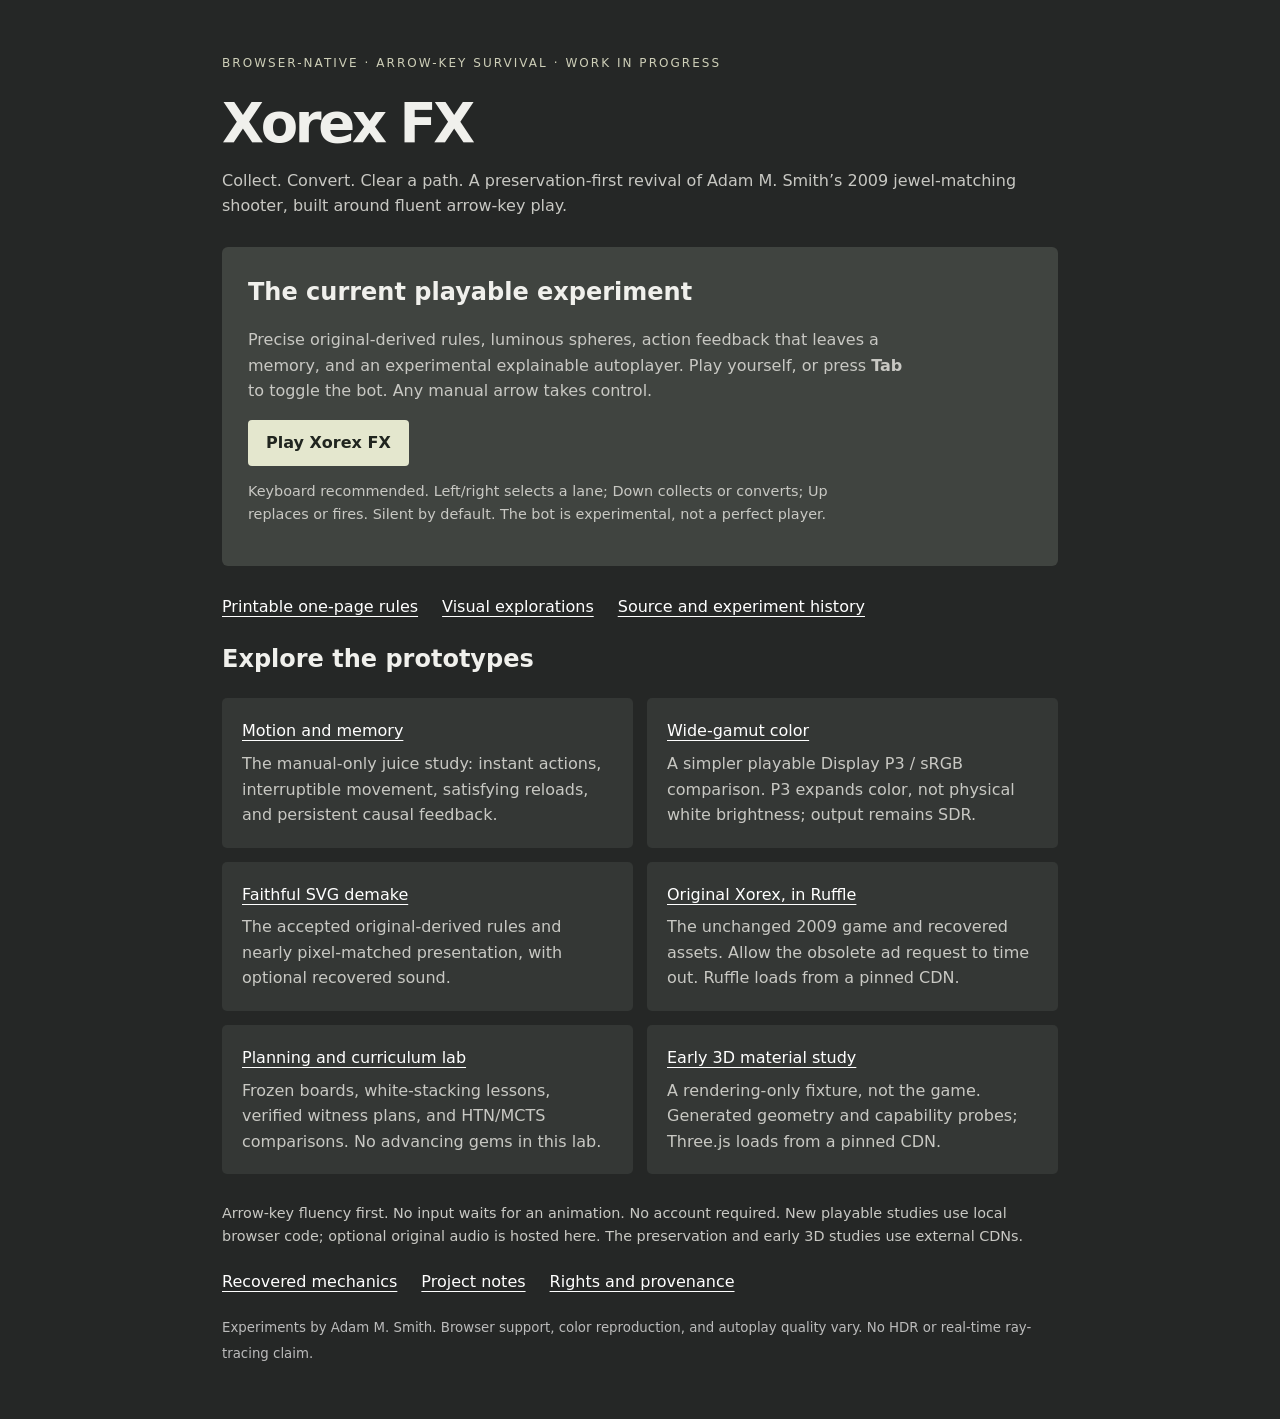
<file: index.html>
<!doctype html>
<html lang="en">
<meta charset="utf-8">
<meta name="viewport" content="width=device-width,initial-scale=1">
<title>Xorex FX · Play the prototypes</title>
<meta name="description" content="A browser-native revival of Xorex: original Flash preservation, precise modern gameplay, luminous motion studies, and explainable autoplay.">
<style>
:root{color-scheme:dark;font:16px/1.6 system-ui;background:#252726;color:#f0f0ec}
*{box-sizing:border-box}body{max-width:880px;margin:54px auto;padding:0 22px}h1{font-size:3.4rem;line-height:1;letter-spacing:-.06em;margin:24px 0 16px}
p{color:#c8c8c3}ol{padding:0;list-style:none;display:grid;grid-template-columns:repeat(2,minmax(0,1fr));gap:14px}li{background:#343735;padding:20px;border-radius:5px}
a{color:#fff;text-underline-offset:4px}li p{margin:7px 0 0}.number{color:#aaa;font-variant-numeric:tabular-nums;margin-right:12px}
small{color:#bbb}.eyebrow{text-transform:uppercase;letter-spacing:.17em;font-size:.75rem;color:#cecfb8}footer{margin:28px 0}code{font-size:.9em}
.feature{background:#404440;padding:26px;margin:28px 0;border-radius:6px}.feature h2{margin:0;font-size:1.5rem}.feature p{max-width:65ch}
.play{display:inline-block;padding:10px 18px;background:#e4e7ce;color:#20251f;text-decoration:none;border-radius:4px;font-weight:700}
.links{display:flex;flex-wrap:wrap;gap:12px 24px;margin:20px 0}.note{font-size:.9rem}a:focus-visible{outline:3px solid #e4e7ce;outline-offset:5px}
@media(max-width:560px){body{margin:30px auto}ol{grid-template-columns:1fr}.feature{padding:20px}h1{font-size:2.8rem}}
</style>
<div class="eyebrow">Browser-native · Arrow-key survival · Work in progress</div>
<h1>Xorex FX</h1>
<p>Collect. Convert. Clear a path. A preservation-first revival of Adam M. Smith’s 2009 jewel-matching shooter, built around fluent arrow-key play.</p>
<section class="feature">
<h2>The current playable experiment</h2>
<p>Precise original-derived rules, luminous spheres, action feedback that leaves a memory, and an experimental explainable autoplayer. Play yourself, or press <strong>Tab</strong> to toggle the bot. Any manual arrow takes control.</p>
<a class="play" href="06-autoplay-playable/">Play Xorex FX</a>
<p class="note">Keyboard recommended. Left/right selects a lane; Down collects or converts; Up replaces or fires. Silent by default. The bot is experimental, not a perfect player.</p>
</section>
<div class="links"><a href="docs/rules/xorex-rules.pdf">Printable one-page rules</a><a href="gallery.html">Visual explorations</a><a href="https://github.com/rndmcnlly/xorex-fx">Source and experiment history</a></div>
<h2>Explore the prototypes</h2>
<ol>
<li><a href="04-rendering-lab/motion-playable/">Motion and memory</a><p>The manual-only juice study: instant actions, interruptible movement, satisfying reloads, and persistent causal feedback.</p></li>
<li><a href="04-rendering-lab/p3-playable/">Wide-gamut color</a><p>A simpler playable Display P3 / sRGB comparison. P3 expands color, not physical white brightness; output remains SDR.</p></li>
<li><a href="03-svg-demake/">Faithful SVG demake</a><p>The accepted original-derived rules and nearly pixel-matched presentation, with optional recovered sound.</p></li>
<li><a href="01-ruffle/">Original Xorex, in Ruffle</a><p>The unchanged 2009 game and recovered assets. Allow the obsolete ad request to time out. Ruffle loads from a pinned CDN.</p></li>
<li><a href="05-autoplay-lab/">Planning and curriculum lab</a><p>Frozen boards, white-stacking lessons, verified witness plans, and HTN/MCTS comparisons. No advancing gems in this lab.</p></li>
<li><a href="04-rendering-lab/">Early 3D material study</a><p>A rendering-only fixture, not the game. Generated geometry and capability probes; Three.js loads from a pinned CDN.</p></li>
</ol>
<footer><p class="note">Arrow-key fluency first. No input waits for an animation. No account required. New playable studies use local browser code; optional original audio is hosted here. The preservation and early 3D studies use external CDNs.</p><div class="links"><a href="02-decompilation/MECHANICS.md">Recovered mechanics</a><a href="README.md">Project notes</a><a href="RIGHTS.md">Rights and provenance</a></div><small>Experiments by Adam M. Smith. Browser support, color reproduction, and autoplay quality vary. No HDR or real-time ray-tracing claim.</small></footer>
</html>
</file>
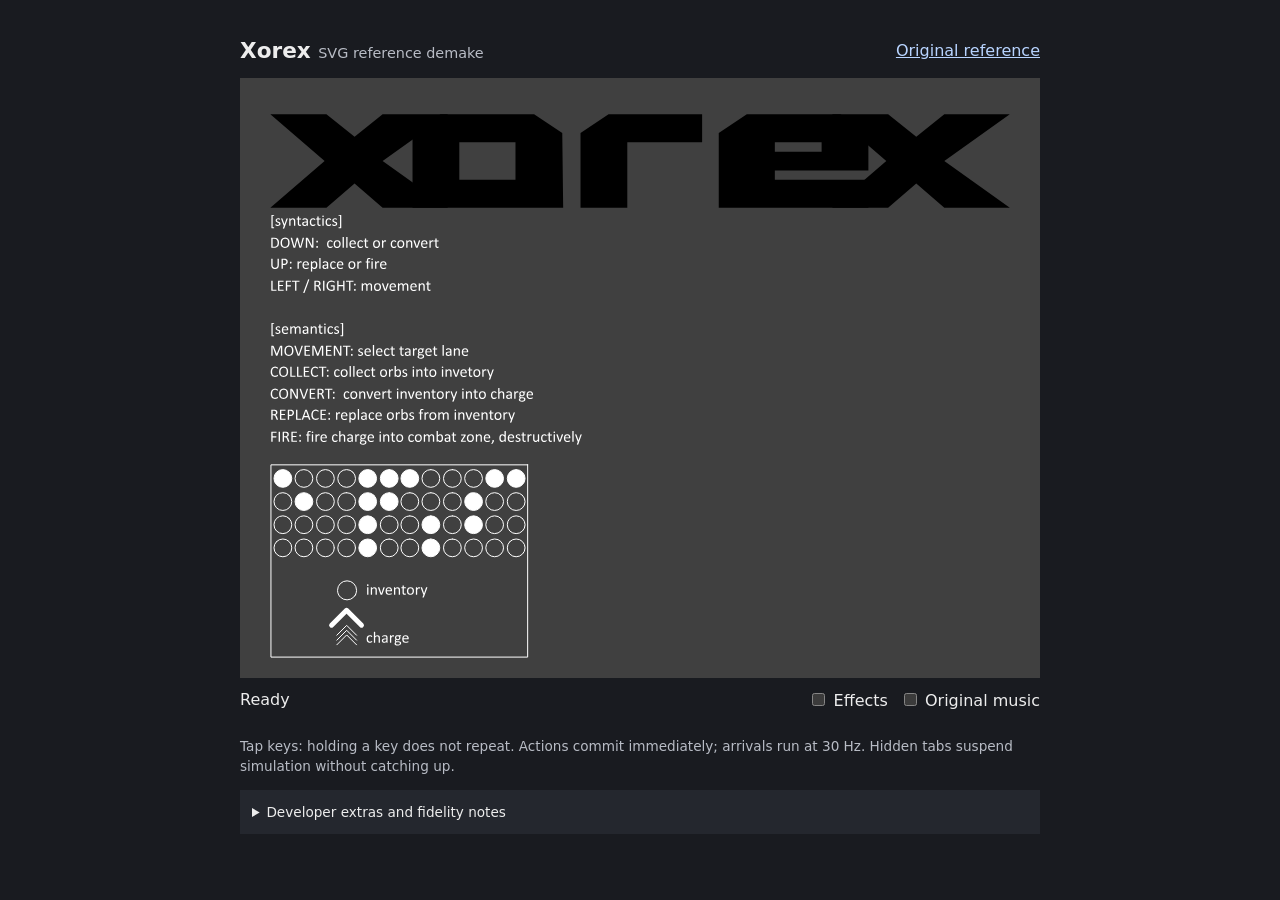
<file: 03-svg-demake/index.html>
<!doctype html>
<html lang="en">
<meta charset="utf-8">
<meta name="viewport" content="width=device-width, initial-scale=1">
<title>Xorex · SVG reference demake</title>
<link rel="icon" href="data:,">
<link rel="stylesheet" href="style.css">
<main>
  <header><h1>Xorex <span>SVG reference demake</span></h1><a href="../01-ruffle/">Original reference</a></header>
  <div id="stage" tabindex="0" aria-label="Xorex game. Arrow keys to play.">
    <svg id="board" viewBox="0 0 800 600" role="img" aria-label="Twenty-lane game board"></svg>
    <section id="overlay" class="splash">
      <img id="original-art" src="assets/structies/1.svg" alt="Xorex. Down: collect or convert. Up: replace or fire. Left/right: movement.">
      <div class="accessible-instructions">
      <h2 id="heading">Xorex</h2>
      <p id="message">Arrow-key fluency, not a race against animation.</p>
      <dl><dt>Left / right</dt><dd>Select a lane. No wrapping.</dd>
        <dt>Down</dt><dd>Gather the bottom same-color run, or convert held gems into charge. Black cannot be gathered.</dd>
        <dt>Up</dt><dd>Return held gems to the lane, or spend one charge to shoot one bottom gem, any color.</dd></dl>
      <p>Matching colors add charge. A mismatched white run adds 5 × its size². Other mismatches destroy both stores.</p>
      <p>New gems arrive at the top. A lane longer than 14 ends play on the next simulation frame.</p>
      <button id="start">Start playing</button><small>Or press Up / Down. The starting key does not also act.</small>
      </div>
    </section>
  </div>
  <div class="status"><output id="status" aria-live="off">Ready</output><label><input id="sound" type="checkbox" aria-label="Sound effects"> Effects</label><label><input id="music" type="checkbox" aria-label="Original music"> Original music</label></div>
  <p class="note">Tap keys: holding a key does not repeat. Actions commit immediately; arrivals run at 30 Hz. Hidden tabs suspend simulation without catching up.</p>
  <details><summary>Developer extras and fidelity notes</summary>
    <p>These controls are not original game mechanics. Pause and frame-step are inspection aids; the game also suspends while this tab is hidden.</p>
    <button id="pause" disabled>Pause (developer)</button> <button id="step" disabled>Step one frame</button>
    <p id="seed-note"></p><pre id="debug"></pre>
    <p>Source-reviewed mechanics; measured visual comparison, not a live mechanics trace oracle. SVG reproduces original stage art, chained ship glows, and entrance motion, with rasterization/timing differences remaining. No ads, leaderboard, or score submission. <a href="README.md">Evidence and limitations</a>.</p>
  </details>
</main>
<script type="module" src="app.mjs"></script>
</html>
</file>
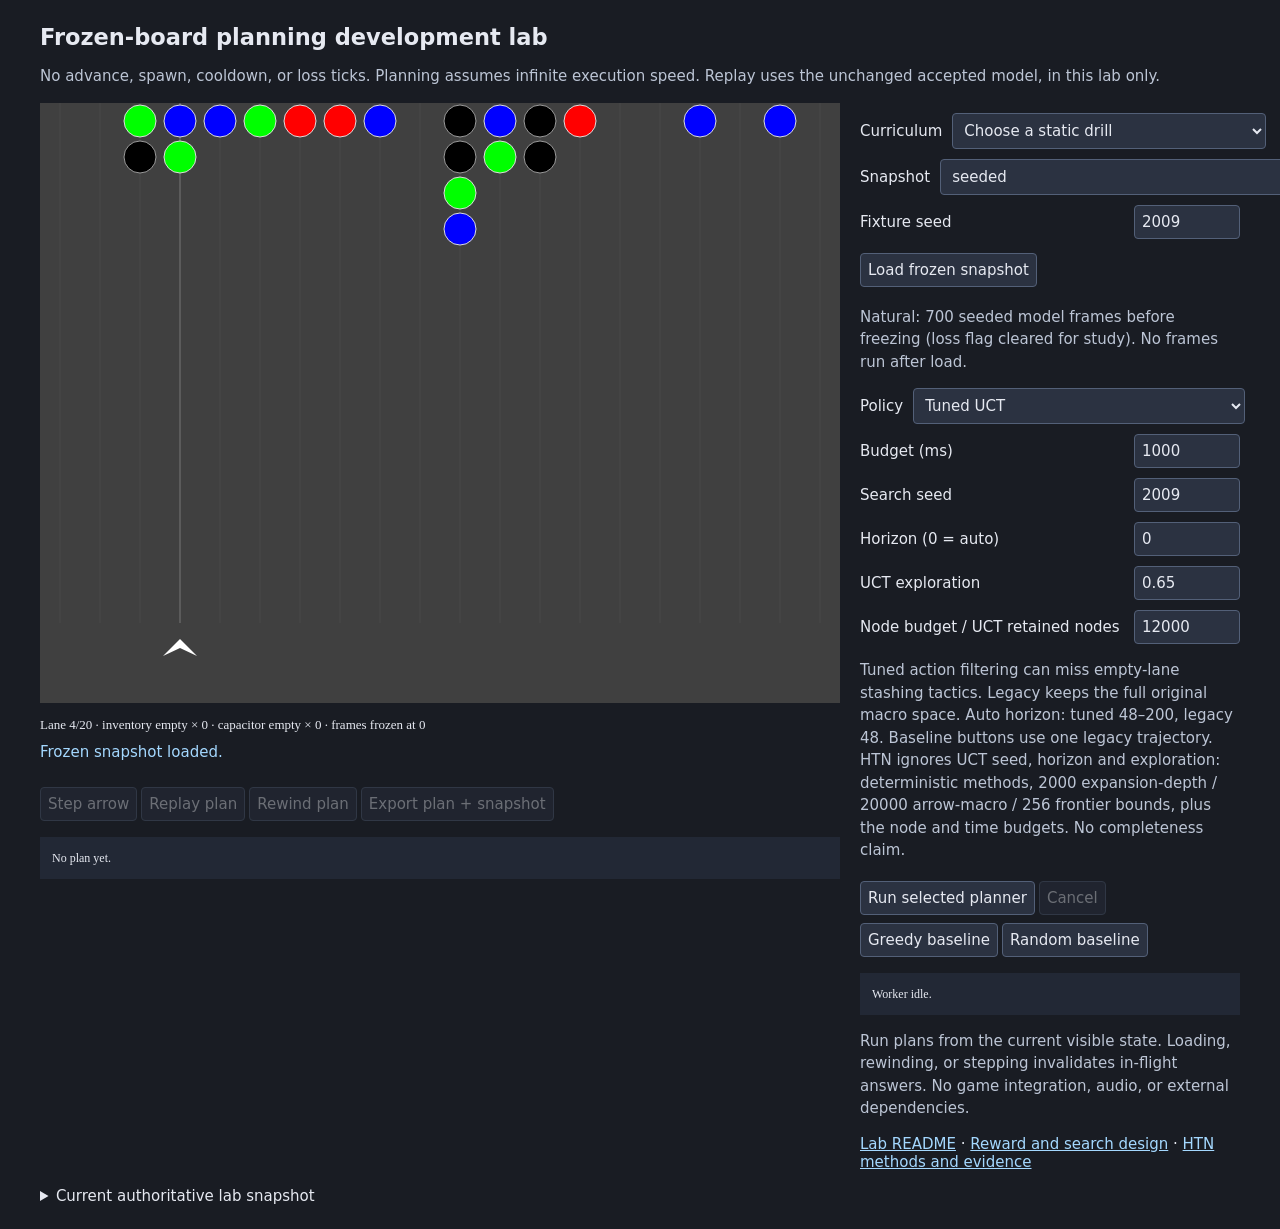
<file: 05-autoplay-lab/index.html>
<!doctype html>
<html lang="en"><meta charset="utf-8"><meta name="viewport" content="width=device-width,initial-scale=1">
<title>Xorex frozen-board planning lab</title>
<style>
:root{color-scheme:dark;font:15px system-ui;background:#191c23;color:#e6e9f1}body{max-width:1200px;margin:24px auto;padding:0 16px}h1{font-size:1.5rem;margin-bottom:6px}p{line-height:1.5;color:#bcc5d5}.layout{display:grid;grid-template-columns:minmax(300px,800px) minmax(240px,1fr);gap:20px}canvas{width:100%;height:auto;background:#404040}label{display:flex;justify-content:space-between;align-items:center;gap:10px;margin:10px 0}input{width:90px}button,input,select{font:inherit;padding:7px;color:inherit;background:#2b3241;border:1px solid #536078;border-radius:4px}button{cursor:pointer;margin:4px 4px 4px 0}button:disabled{opacity:.4;cursor:default}pre{white-space:pre-wrap;overflow-wrap:anywhere;font:12px ui-monospace;line-height:1.5;background:#222835;padding:12px;max-height:330px;overflow:auto}#status{min-height:40px;color:#a4d8ff}details{margin-top:16px}a{color:#a4d8ff}.stores{font:13px ui-monospace;margin:10px 0}@media(max-width:850px){.layout{grid-template-columns:1fr}}
</style>
<h1>Frozen-board planning development lab</h1>
<p>No advance, spawn, cooldown, or loss ticks. Planning assumes infinite execution speed. Replay uses the unchanged accepted model, in this lab only.</p>
<div class="layout"><section><canvas id="board" width="800" height="600" aria-label="800 by 600, twenty frozen lanes"></canvas><div class="stores" id="stores"></div><div id="status" role="status">Ready.</div><button id="step" disabled>Step arrow</button><button id="replay" disabled>Replay plan</button><button id="rewind" disabled>Rewind plan</button><button id="export" disabled>Export plan + snapshot</button><pre id="plan">No plan yet.</pre></section>
<aside><label>Curriculum <select id="lesson"><option value="">Choose a static drill</option></select></label><section id="lessonCard" hidden><h2 id="lessonName"></h2><p id="lessonConcept"></p><p id="lessonTrap"></p><p id="lessonBudget"></p><p id="lessonPrerequisite"></p><button id="witness">Oracle: load + replay authored witness</button><p>Static drill, not stochastic survival. Oracle arrows never enter search.</p></section><label>Snapshot <select id="scenario"><option>seeded</option><option>natural</option></select></label><label>Fixture seed <input id="seed" type="number" value="2009"></label><button id="load">Load frozen snapshot</button><p>Natural: 700 seeded model frames before freezing (loss flag cleared for study). No frames run after load.</p>
<label>Policy <select id="policy"><option value="resource">Tuned UCT</option><option value="seeded">Tuned + greedy seed</option><option value="legacy">Legacy UCT</option><option value="htn">HTN: resource methods + backtracking</option></select></label><label>Budget (ms) <input id="budget" type="number" min="1" max="60000" value="1000"></label><label>Search seed <input id="searchSeed" type="number" value="2009"></label><label>Horizon (0 = auto) <input id="horizon" type="number" min="0" max="200" value="0"></label><label>UCT exploration <input id="exploration" type="number" min="0" max="5" step="0.05" value="0.65"></label><label>Node budget / UCT retained nodes <input id="maxNodes" type="number" min="1" max="100000" value="12000"></label><p>Tuned action filtering can miss empty-lane stashing tactics. Legacy keeps the full original macro space. Auto horizon: tuned 48–200, legacy 48. Baseline buttons use one legacy trajectory. HTN ignores UCT seed, horizon and exploration: deterministic methods, 2000 expansion-depth / 20000 arrow-macro / 256 frontier bounds, plus the node and time budgets. No completeness claim.</p>
<button id="run">Run selected planner</button><button id="cancel" disabled>Cancel</button><button id="greedy">Greedy baseline</button><button id="random">Random baseline</button><pre id="stats">Worker idle.</pre><details id="tracePanel" hidden open><summary>HTN decomposition and bounded failures (full chosen trace in export)</summary><pre id="trace"></pre></details><p>Run plans from the current visible state. Loading, rewinding, or stepping invalidates in-flight answers. No game integration, audio, or external dependencies.</p><a href="README.md">Lab README</a> · <a href="DESIGN.md">Reward and search design</a> · <a href="HTN.md">HTN methods and evidence</a></aside></div>
<details><summary>Current authoritative lab snapshot</summary><pre id="snapshot"></pre></details>
<script type="module" src="app.mjs"></script></html>
</file>
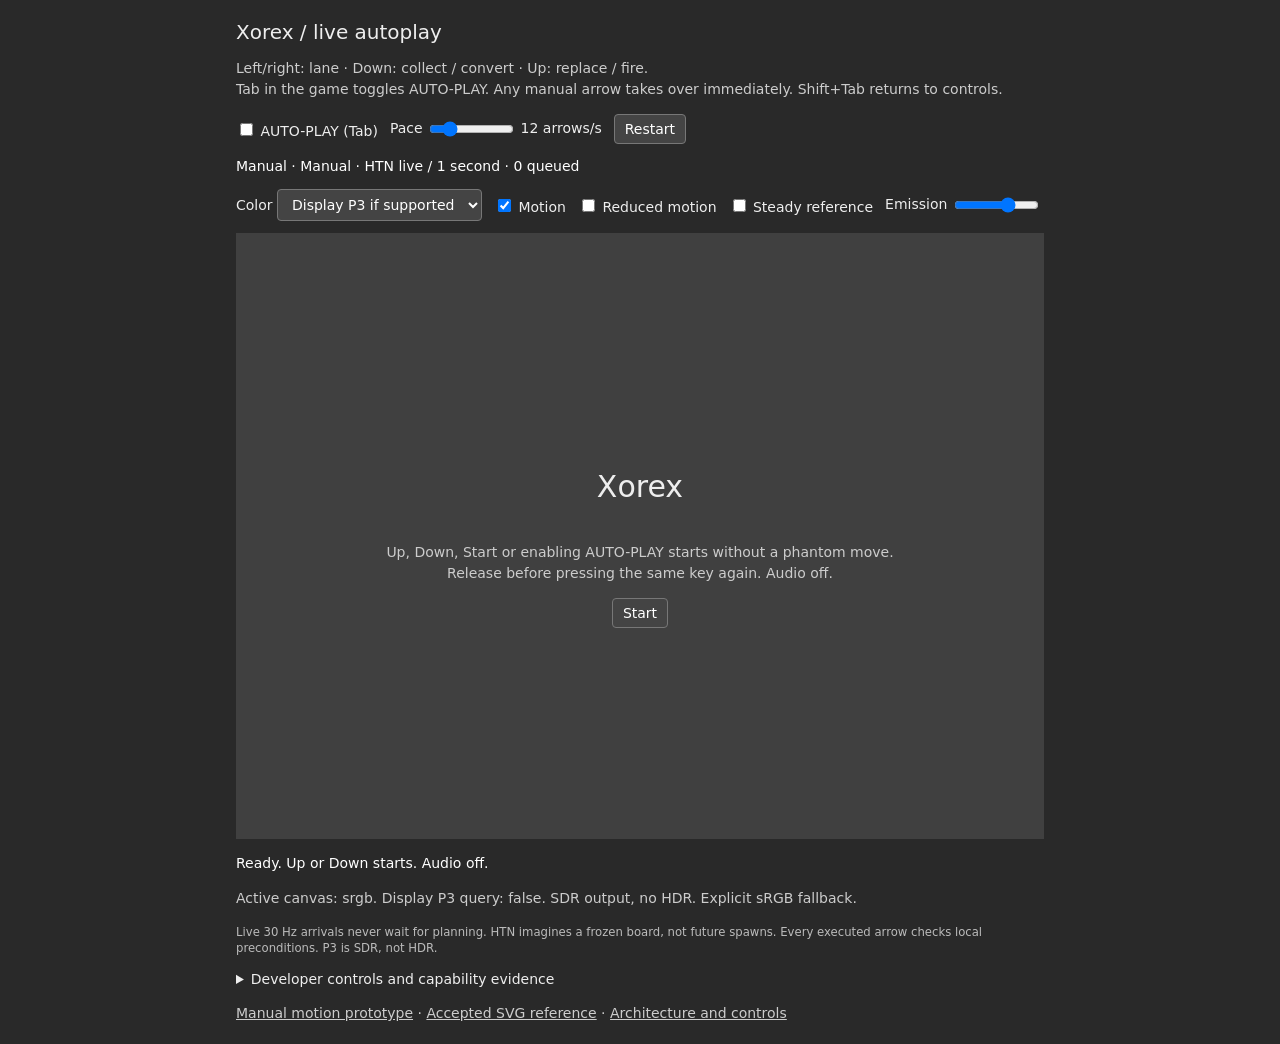
<file: 06-autoplay-playable/index.html>
<!doctype html>
<html lang="en"><meta charset="utf-8"><meta name="viewport" content="width=device-width,initial-scale=1">
<title>Xorex · live autoplay playable</title>
<style>
*{box-sizing:border-box}body{margin:0;background:#292929;color:#eee;font:14px system-ui,sans-serif}main{max-width:840px;margin:20px auto;padding:0 16px}h1{font-size:20px;font-weight:500;margin:0}p{line-height:1.5;color:#ccc}.controls{display:flex;flex-wrap:wrap;gap:12px;align-items:center;margin:12px 0}button,select{font:inherit;background:#444;color:white;border:1px solid #777;border-radius:4px;padding:6px 10px}a{color:#ccc}#stage{position:relative;aspect-ratio:4/3;background:#404040;outline-offset:3px}canvas{display:block;width:100%;height:100%}#overlay{position:absolute;inset:0;display:grid;place-content:center;text-align:center;background:#404040e8;padding:20px}#overlay[hidden]{display:none}#overlay h2{font-size:30px;font-weight:400}#overlay button{justify-self:center}#status,#auto-status{font-variant-numeric:tabular-nums;color:#fff}pre{white-space:pre-wrap;overflow-wrap:anywhere;font-size:12px;color:#bbb}small{color:#bbb}label{white-space:nowrap}input[type=range]{width:85px;vertical-align:middle}#auto-status{margin:8px 0}details{margin:16px 0}
</style>
<main><h1>Xorex / live autoplay</h1>
<p>Left/right: lane · Down: collect / convert · Up: replace / fire.<br>Tab in the game toggles AUTO-PLAY. Any manual arrow takes over immediately. Shift+Tab returns to controls.</p>
<div class="controls"><label><input id="auto" type="checkbox"> AUTO-PLAY (Tab)</label><label>Pace <input id="rate" type="range" min="8" max="30" value="12" step="1"> <output id="rate-value">12</output> arrows/s</label><button id="restart">Restart</button></div>
<p id="auto-status" role="status">Manual · HTN snapshots every 1 second</p>
<div class="controls"><label>Color <select id="gamut"><option value="display-p3">Display P3 if supported</option><option value="srgb">sRGB</option></select></label><label><input type="checkbox" id="effects" checked> Motion</label><label><input type="checkbox" id="reduced"> Reduced motion</label><label><input type="checkbox" id="plain"> Steady reference</label><label>Emission <input type="range" id="intensity" min="0" max="1.8" step="0.1" value="1.2"></label></div>
<div id="stage" tabindex="0" aria-label="Xorex keyboard game, arrows play, Tab toggles autoplay"><canvas id="board" width="800" height="600" aria-label="20-lane game board"></canvas><div id="overlay"><h2 id="heading">Xorex</h2><p id="message">Up, Down, Start or enabling AUTO-PLAY starts without a phantom move.<br>Release before pressing the same key again. Audio off.</p><button id="start">Start</button></div></div>
<p id="status" role="status">Ready.</p><p id="capability"></p>
<small>Live 30 Hz arrivals never wait for planning. HTN imagines a frozen board, not future spawns. Every executed arrow checks local preconditions. P3 is SDR, not HDR.</small>
<details><summary>Developer controls and capability evidence</summary><div class="controls"><button id="pause" disabled>Pause (developer)</button><button id="step" disabled>One frame (developer)</button></div><pre id="debug"></pre><pre id="caps"></pre><p id="seed-note"></p></details>
<p><a href="../04-rendering-lab/motion-playable/">Manual motion prototype</a> · <a href="../03-svg-demake/">Accepted SVG reference</a> · <a href="README.md">Architecture and controls</a></p>
</main><script type="module" src="app.mjs"></script></html>
</file>
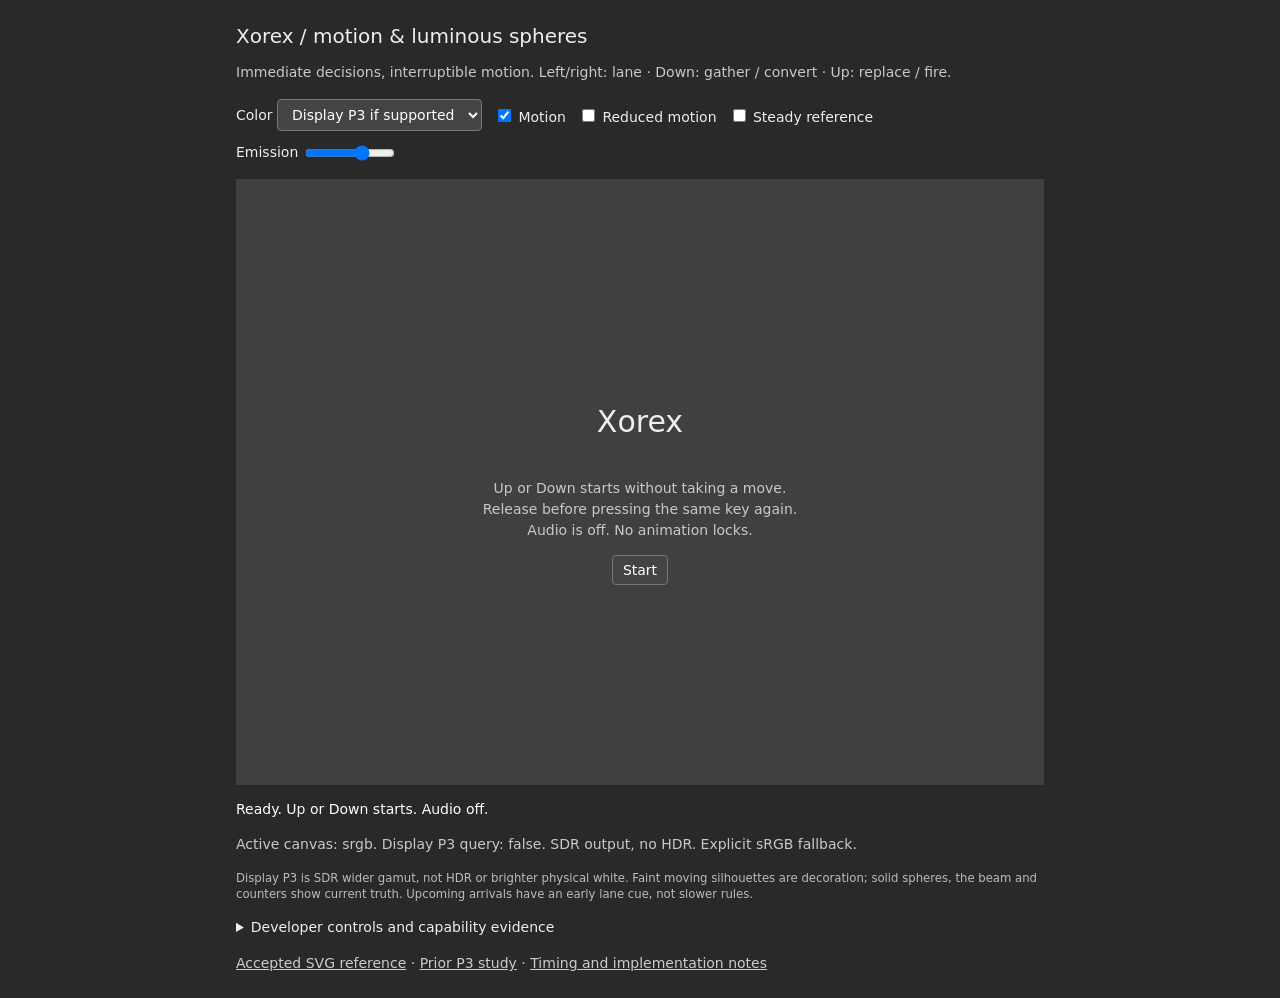
<file: 04-rendering-lab/motion-playable/index.html>
<!doctype html>
<html lang="en"><meta charset="utf-8"><meta name="viewport" content="width=device-width,initial-scale=1">
<title>Xorex · motion playable</title>
<style>
*{box-sizing:border-box}body{margin:0;background:#292929;color:#eee;font:14px system-ui,sans-serif}main{max-width:840px;margin:24px auto;padding:0 16px}h1{font-size:20px;font-weight:500;margin:0 0 8px}p{line-height:1.5;color:#c8c8c8}.controls{display:flex;flex-wrap:wrap;gap:12px;align-items:center;margin:16px 0}button,select{font:inherit;background:#444;color:#fff;border:1px solid #777;border-radius:4px;padding:6px 10px}a{color:#ccc}#stage{position:relative;aspect-ratio:4/3;background:#404040;outline-offset:3px}canvas{display:block;width:100%;height:100%}#overlay{position:absolute;inset:0;display:grid;place-content:center;text-align:center;background:#404040e8;padding:20px}#overlay[hidden]{display:none}#overlay h2{font-size:30px;font-weight:400}#overlay button{justify-self:center}#status{font-variant-numeric:tabular-nums;color:#fff}details{margin:18px 0}pre{white-space:pre-wrap;overflow-wrap:anywhere;font-size:12px;color:#bbb}small{color:#bbb}label{white-space:nowrap}input[type=range]{width:90px;vertical-align:middle}
</style>
<main><h1>Xorex / motion & luminous spheres</h1>
<p>Immediate decisions, interruptible motion. Left/right: lane · Down: gather / convert · Up: replace / fire.</p>
<div class="controls"><label>Color <select id="gamut"><option value="display-p3">Display P3 if supported</option><option value="srgb">sRGB</option></select></label><label><input type="checkbox" id="effects" checked> Motion</label><label><input type="checkbox" id="reduced"> Reduced motion</label><label><input type="checkbox" id="plain"> Steady reference</label><label>Emission <input type="range" id="intensity" min="0" max="1.8" step="0.1" value="1.2"></label></div>
<div id="stage" tabindex="0" aria-label="Xorex keyboard game, arrow keys"><canvas id="board" width="800" height="600" aria-label="20-lane game board"></canvas><div id="overlay"><h2 id="heading">Xorex</h2><p id="message">Up or Down starts without taking a move.<br>Release before pressing the same key again.<br>Audio is off. No animation locks.</p><button id="start">Start</button></div></div>
<p id="status" role="status">Ready.</p><p id="capability"></p>
<small>Display P3 is SDR wider gamut, not HDR or brighter physical white. Faint moving silhouettes are decoration; solid spheres, the beam and counters show current truth. Upcoming arrivals have an early lane cue, not slower rules.</small>
<details><summary>Developer controls and capability evidence</summary><div class="controls"><button id="pause" disabled>Pause (developer)</button><button id="step" disabled>One frame (developer)</button></div><pre id="debug"></pre><pre id="caps"></pre><p id="seed-note"></p></details>
<p><a href="../../03-svg-demake/">Accepted SVG reference</a> · <a href="../p3-playable/">Prior P3 study</a> · <a href="README.md">Timing and implementation notes</a></p>
</main><script type="module" src="app.mjs"></script></html>
</file>
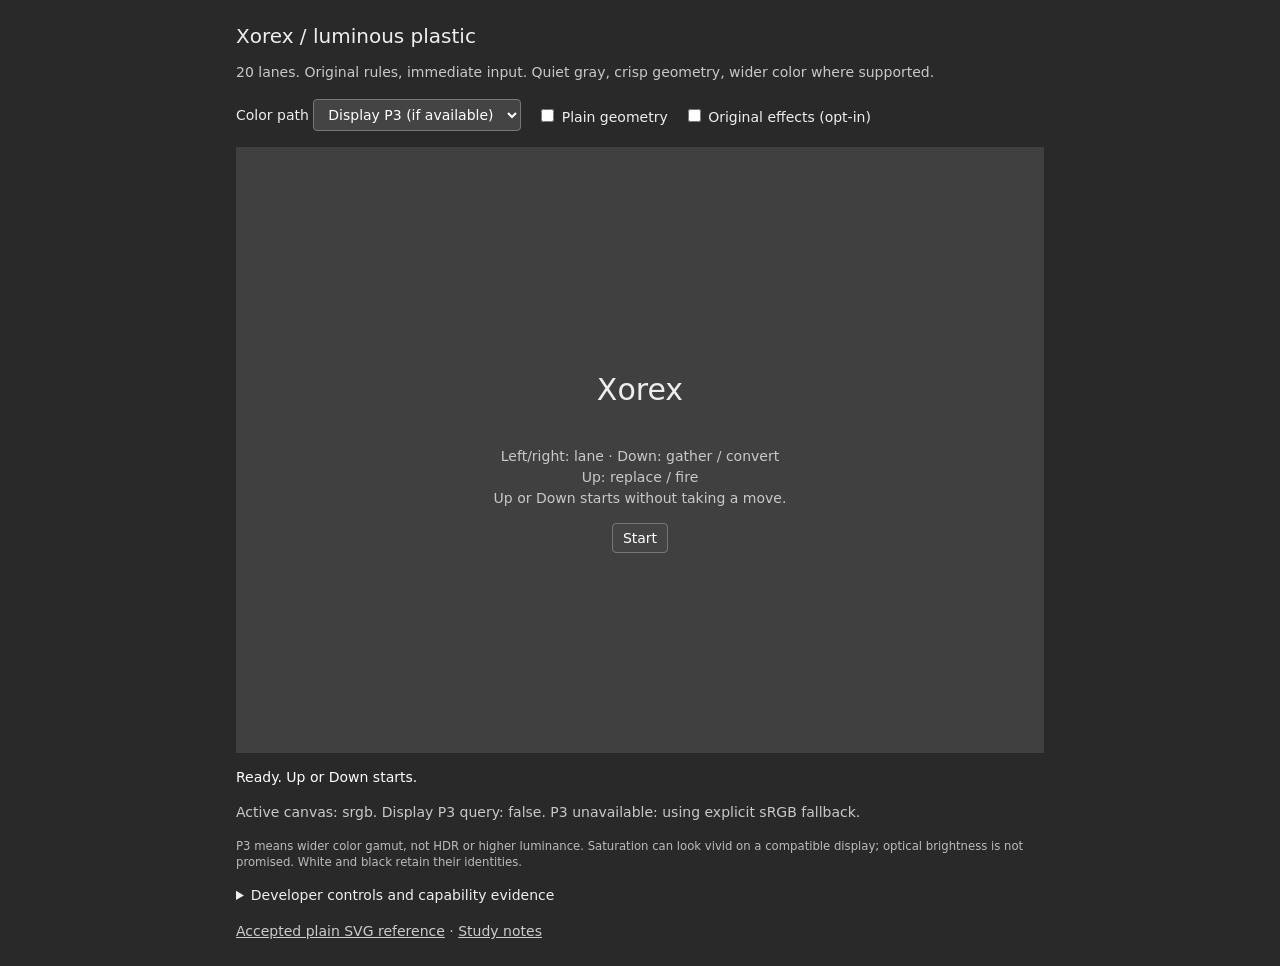
<file: 04-rendering-lab/p3-playable/index.html>
<!doctype html>
<html lang="en"><meta charset="utf-8"><meta name="viewport" content="width=device-width,initial-scale=1">
<title>Xorex · P3 playable</title>
<style>
*{box-sizing:border-box}body{margin:0;background:#292929;color:#eee;font:14px system-ui,sans-serif}main{max-width:840px;margin:24px auto;padding:0 16px}h1{font-size:20px;font-weight:500;margin:0 0 8px}p{line-height:1.5;color:#c8c8c8}.controls{display:flex;flex-wrap:wrap;gap:16px;align-items:center;margin:16px 0}button,select{font:inherit;background:#444;color:#fff;border:1px solid #777;border-radius:4px;padding:6px 10px}a{color:#ccc}#stage{position:relative;aspect-ratio:4/3;background:#404040;outline-offset:3px}canvas{display:block;width:100%;height:100%}#overlay{position:absolute;inset:0;display:grid;place-content:center;text-align:center;background:#404040db;padding:20px}#overlay[hidden]{display:none}#overlay h2{font-size:30px;font-weight:400}#overlay button{justify-self:center}#status{font-variant-numeric:tabular-nums;color:#fff}details{margin:18px 0}pre{white-space:pre-wrap;overflow-wrap:anywhere;font-size:12px;color:#bbb}small{color:#bbb}label{white-space:nowrap}
</style>
<main><h1>Xorex / luminous plastic</h1>
<p>20 lanes. Original rules, immediate input. Quiet gray, crisp geometry, wider color where supported.</p>
<div class="controls"><label>Color path <select id="gamut"><option value="display-p3">Display P3 (if available)</option><option value="srgb">sRGB comparison</option></select></label><label><input type="checkbox" id="plain"> Plain geometry</label><label><input type="checkbox" id="sound"> Original effects (opt-in)</label></div>
<div id="stage" tabindex="0" aria-label="Xorex keyboard game, arrow keys"><canvas id="board" width="800" height="600" aria-label="20-lane game board"></canvas><div id="overlay"><h2 id="heading">Xorex</h2><p id="message">Left/right: lane · Down: gather / convert<br>Up: replace / fire<br>Up or Down starts without taking a move.</p><button id="start">Start</button></div></div>
<p id="status" role="status">Ready. Audio off by default.</p><p id="capability"></p>
<small>P3 means wider color gamut, not HDR or higher luminance. Saturation can look vivid on a compatible display; optical brightness is not promised. White and black retain their identities.</small>
<details><summary>Developer controls and capability evidence</summary><div class="controls"><button id="pause" disabled>Pause (developer)</button><button id="step" disabled>One frame (developer)</button></div><pre id="debug"></pre><pre id="caps"></pre><p id="seed-note"></p></details>
<p><a href="../../03-svg-demake/">Accepted plain SVG reference</a> · <a href="README.md">Study notes</a></p>
</main><script type="module" src="app.mjs"></script></html>
</file>
<file: 03-svg-demake/style.css>
:root { color-scheme: dark; font-family: system-ui, sans-serif; background: #191b20; color: #ededed; }
body { margin: 0; } main { max-width: 800px; margin: 24px auto; padding: 0 16px; }
header, .status { display: flex; align-items: center; justify-content: space-between; flex-wrap: wrap; gap: 12px; }
h1 { font-size: 1.35rem; } h1 span, .note, small { color: #b8bcc5; font-weight: normal; } h1 span { font-size: .9rem; }
a { color: #b8d4ff; } #stage { position: relative; background: #404040; outline-offset: 4px; }
svg { display: block; width: 100%; aspect-ratio: 4 / 3; overflow: hidden; }
#overlay { position: absolute; inset: 0; box-sizing: border-box; background: #404040; overflow: hidden; cursor: pointer; }
#original-art { display: block; width: 100%; height: 100%; transform-origin: 0 0; }
.accessible-instructions { position: absolute; width: 1px; height: 1px; overflow: hidden; clip-path: inset(50%); }
#overlay:focus-within .accessible-instructions { width: auto; height: auto; inset: 12%; padding: 16px; background: #404040; clip-path: none; overflow: auto; }
#overlay[hidden] { display: none; } h2 { font-size: 2rem; margin: 0 0 .5em; } dl { display: grid; grid-template-columns: 110px 1fr; gap: .6em; } dt { font-weight: bold; } dd { margin: 0; }
button { background: #e5e5e5; color: #171717; border: 0; border-radius: 4px; padding: 9px 14px; cursor: pointer; font: inherit; } button:disabled { opacity: .4; cursor: default; }
small { display: block; margin-top: 12px; } .status { padding: 12px 0; } output { flex: 1; min-width: 230px; font-variant-numeric: tabular-nums; } label { white-space: nowrap; }
.note, details { font-size: .85rem; line-height: 1.5; } details { background: #24272e; padding: 12px; } summary { cursor: pointer; } pre { overflow: auto; white-space: pre-wrap; }
@media (max-width: 600px) { main { padding: 0 8px; margin: 8px auto; } dl { grid-template-columns: 85px 1fr; } h2 { font-size: 1.4rem; } }
</file>
